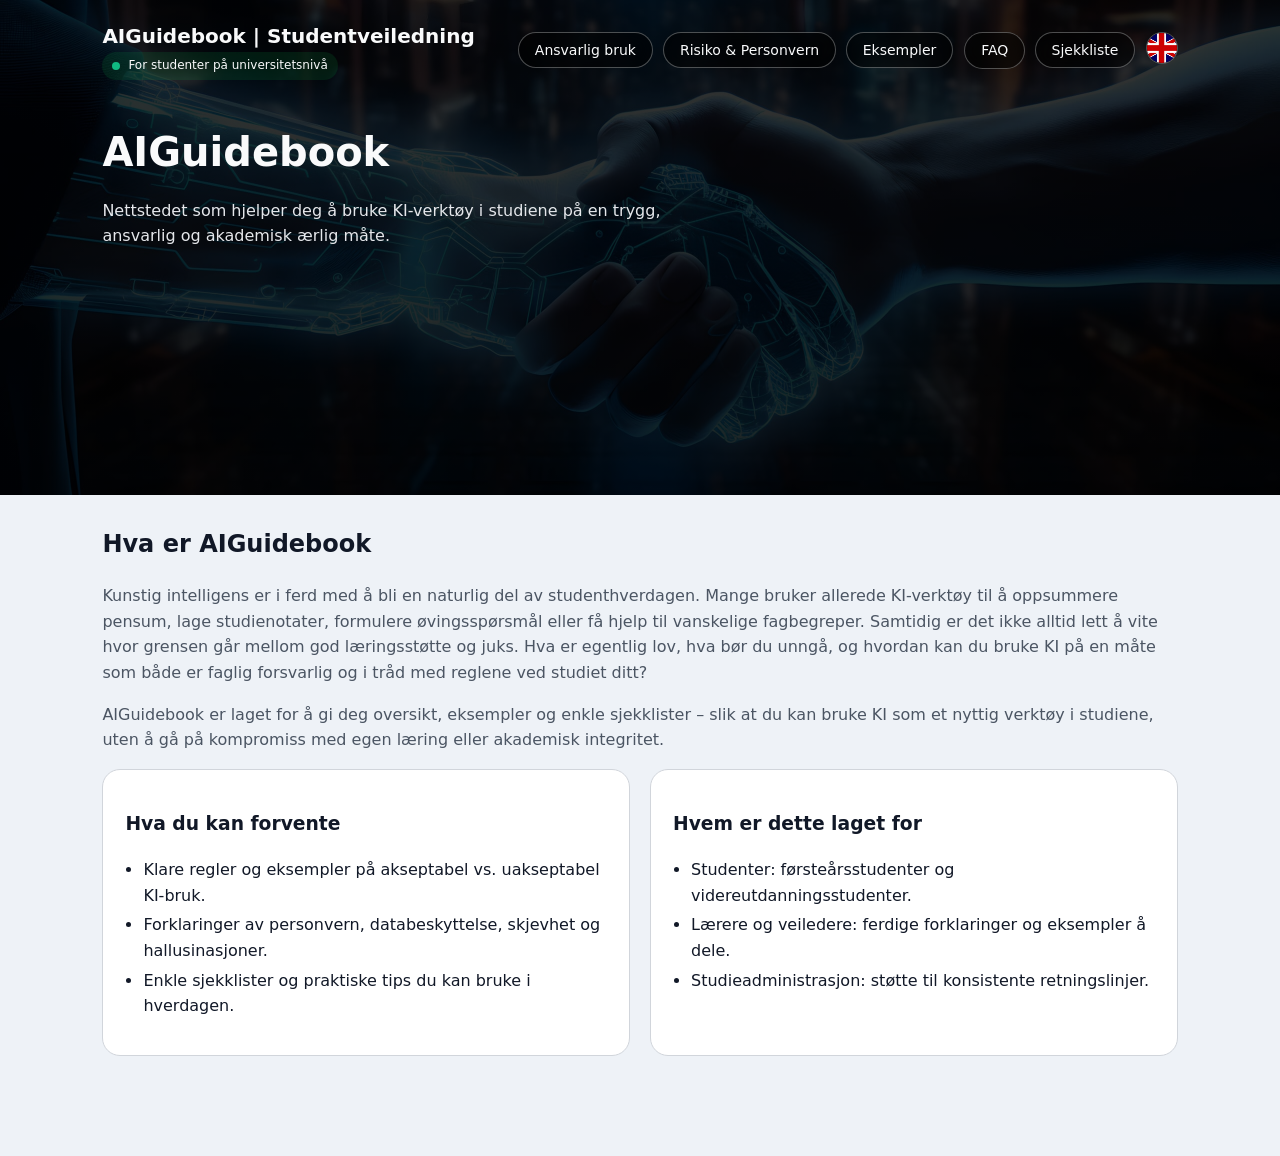
<file: index.html>
<!DOCTYPE html>
<html lang="no">
<head>
  <meta charset="UTF-8" />
  <title data-en="AIGuidebook – Home">AIGuidebook – Forside</title>
  <meta name="viewport" content="width=device-width, initial-scale=1" />
  <link rel="stylesheet" href="style.css" />
</head>
<body>
  <!-- Hero med meny -->
  <header class="hero">
    <div class="hero-overlay"></div>
    <div class="hero-content">
      <div class="logo-row">
        <div>
          <div class="logo-title" data-en="AIGuidebook | Student guidance">
            AIGuidebook | Studentveiledning
          </div>
          <div class="tag-pill">
            <span class="tag-dot"></span>
            <span data-en="For university-level students">For studenter på universitetsnivå</span>
          </div>
        </div>

        <nav class="nav">
          <a href="ansvarlig.html" class="nav-link" data-en="Responsible use">Ansvarlig bruk</a>
          <a href="risiko.html" class="nav-link" data-en="Risk &amp; Privacy">Risiko &amp; Personvern</a>
          <a href="eksempler.html" class="nav-link" data-en="Examples">Eksempler</a>
          <a href="faq.html" class="nav-link" data-en="FAQ">FAQ</a>
          <a href="sjekkliste.html" class="nav-link" data-en="Checklist">Sjekkliste</a>
          <button id="lang-toggle" class="nav-link lang-toggle">
            <img src="engelsk1.jpeg" alt="Switch language" />
          </button>
        </nav>
      </div>

      <div>
        <h1 class="hero-heading">AIGuidebook</h1>
        <p class="hero-subtitle" data-en="A website that helps you use AI tools in your studies in a safe, responsible and academically honest way.">
          Nettstedet som hjelper deg å bruke KI-verktøy i studiene på en trygg,
          ansvarlig og akademisk ærlig måte.
        </p>
      </div>
    </div>
  </header>

  <main>
    <section>
      <h2 data-en="What is AIGuidebook">Hva er AIGuidebook</h2>
      <p data-en="Artificial intelligence is becoming a natural part of everyday student life. Many already use AI tools to summarise course literature, create study notes, formulate practice questions or get help with difficult concepts. At the same time, it is not always easy to know where the line goes between good learning support and cheating. What is actually allowed, what should you avoid, and how can you use AI in a way that is both academically sound and in line with the rules at your institution?">
        Kunstig intelligens er i ferd med å bli en naturlig del av studenthverdagen. Mange bruker allerede
        KI-verktøy til å oppsummere pensum, lage studienotater, formulere øvingsspørsmål eller få hjelp
        til vanskelige fagbegreper. Samtidig er det ikke alltid lett å vite hvor grensen går mellom
        god læringsstøtte og juks. Hva er egentlig lov, hva bør du unngå, og hvordan kan du bruke KI
        på en måte som både er faglig forsvarlig og i tråd med reglene ved studiet ditt?
      </p>
      <p data-en="AIGuidebook is designed to give you an overview, examples and simple checklists – so you can use AI as a useful tool in your studies without compromising your own learning or academic integrity.">
        AIGuidebook er laget for å gi deg oversikt, eksempler og enkle sjekklister – slik at du kan
        bruke KI som et nyttig verktøy i studiene, uten å gå på kompromiss med egen læring eller
        akademisk integritet.
      </p>

      <div class="two-cols">
        <div class="card">
          <h3 data-en="What you can expect">Hva du kan forvente</h3>
          <ul class="list">
            <li data-en="Clear rules and examples of acceptable vs. unacceptable AI use.">
              Klare regler og eksempler på akseptabel vs. uakseptabel KI-bruk.
            </li>
            <li data-en="Explanations of privacy, data protection, bias and hallucinations.">
              Forklaringer av personvern, databeskyttelse, skjevhet og hallusinasjoner.
            </li>
            <li data-en="Simple checklists and practical tips you can use in everyday study life.">
              Enkle sjekklister og praktiske tips du kan bruke i hverdagen.
            </li>
          </ul>
        </div>

        <div class="card">
          <h3 data-en="Who this is for">Hvem er dette laget for</h3>
          <ul class="list">
            <li data-en="<strong>Students:</strong> first-year and continuing education students.">
              <strong>Studenter:</strong> førsteårsstudenter og videreutdanningsstudenter.
            </li>
            <li data-en="<strong>Teachers and supervisors:</strong> ready-made explanations and examples to share.">
              <strong>Lærere og veiledere:</strong> ferdige forklaringer og eksempler å dele.
            </li>
            <li data-en="<strong>Study administration:</strong> support for consistent guidelines.">
              <strong>Studieadministrasjon:</strong> støtte til konsistente retningslinjer.
            </li>
          </ul>
        </div>
      </div>
    </section>
  </main>

  <script src="script.js"></script>
</body>
</html>
</file>
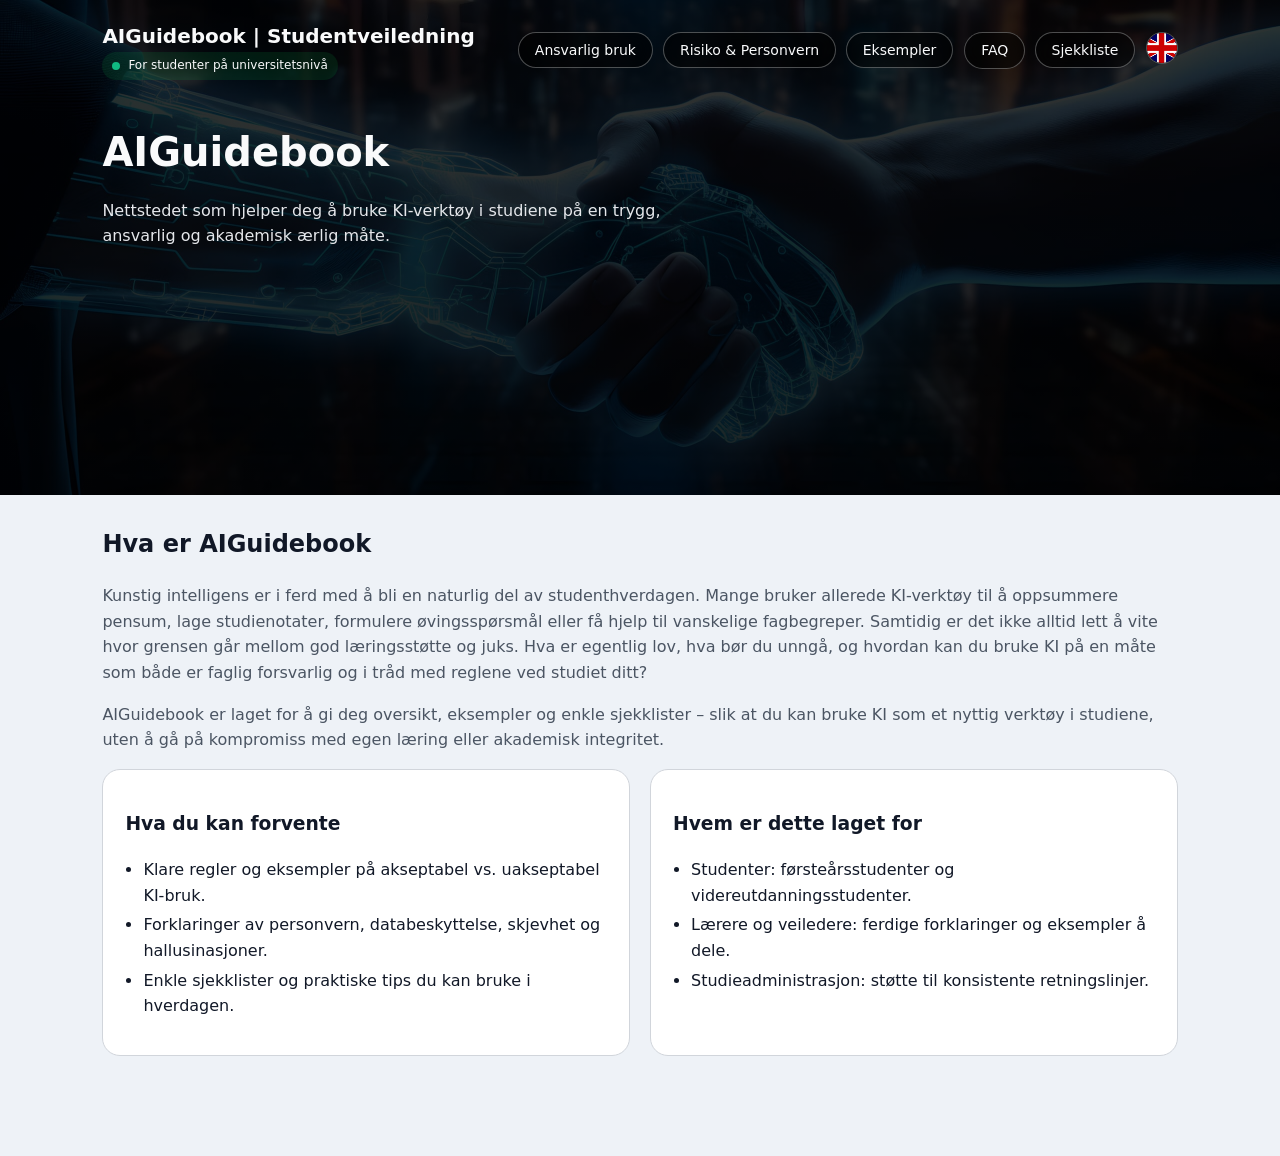
<file: Index.html>
<!DOCTYPE html>
<html lang="no">
<head>
  <meta charset="UTF-8" />
  <title data-en="AIGuidebook – Home">AIGuidebook – Forside</title>
  <meta name="viewport" content="width=device-width, initial-scale=1" />
  <link rel="stylesheet" href="style.css" />
</head>
<body>
  <!-- Hero med meny -->
  <header class="hero">
    <div class="hero-overlay"></div>
    <div class="hero-content">
      <div class="logo-row">
        <div>
          <div class="logo-title" data-en="AIGuidebook | Student guidance">
            AIGuidebook | Studentveiledning
          </div>
          <div class="tag-pill">
            <span class="tag-dot"></span>
            <span data-en="For university-level students">For studenter på universitetsnivå</span>
          </div>
        </div>

        <nav class="nav">
          <a href="ansvarlig.html" class="nav-link" data-en="Responsible use">Ansvarlig bruk</a>
          <a href="risiko.html" class="nav-link" data-en="Risk &amp; Privacy">Risiko &amp; Personvern</a>
          <a href="eksempler.html" class="nav-link" data-en="Examples">Eksempler</a>
          <a href="faq.html" class="nav-link" data-en="FAQ">FAQ</a>
          <a href="sjekkliste.html" class="nav-link" data-en="Checklist">Sjekkliste</a>
          <button id="lang-toggle" class="nav-link lang-toggle">
            <img src="engelsk1.jpeg" alt="Switch language" />
          </button>
        </nav>
      </div>

      <div>
        <h1 class="hero-heading">AIGuidebook</h1>
        <p class="hero-subtitle" data-en="A website that helps you use AI tools in your studies in a safe, responsible and academically honest way.">
          Nettstedet som hjelper deg å bruke KI-verktøy i studiene på en trygg,
          ansvarlig og akademisk ærlig måte.
        </p>
      </div>
    </div>
  </header>

  <main>
    <section>
      <h2 data-en="What is AIGuidebook">Hva er AIGuidebook</h2>
      <p data-en="Artificial intelligence is becoming a natural part of everyday student life. Many already use AI tools to summarise course literature, create study notes, formulate practice questions or get help with difficult concepts. At the same time, it is not always easy to know where the line goes between good learning support and cheating. What is actually allowed, what should you avoid, and how can you use AI in a way that is both academically sound and in line with the rules at your institution?">
        Kunstig intelligens er i ferd med å bli en naturlig del av studenthverdagen. Mange bruker allerede
        KI-verktøy til å oppsummere pensum, lage studienotater, formulere øvingsspørsmål eller få hjelp
        til vanskelige fagbegreper. Samtidig er det ikke alltid lett å vite hvor grensen går mellom
        god læringsstøtte og juks. Hva er egentlig lov, hva bør du unngå, og hvordan kan du bruke KI
        på en måte som både er faglig forsvarlig og i tråd med reglene ved studiet ditt?
      </p>
      <p data-en="AIGuidebook is designed to give you an overview, examples and simple checklists – so you can use AI as a useful tool in your studies without compromising your own learning or academic integrity.">
        AIGuidebook er laget for å gi deg oversikt, eksempler og enkle sjekklister – slik at du kan
        bruke KI som et nyttig verktøy i studiene, uten å gå på kompromiss med egen læring eller
        akademisk integritet.
      </p>

      <div class="two-cols">
        <div class="card">
          <h3 data-en="What you can expect">Hva du kan forvente</h3>
          <ul class="list">
            <li data-en="Clear rules and examples of acceptable vs. unacceptable AI use.">
              Klare regler og eksempler på akseptabel vs. uakseptabel KI-bruk.
            </li>
            <li data-en="Explanations of privacy, data protection, bias and hallucinations.">
              Forklaringer av personvern, databeskyttelse, skjevhet og hallusinasjoner.
            </li>
            <li data-en="Simple checklists and practical tips you can use in everyday study life.">
              Enkle sjekklister og praktiske tips du kan bruke i hverdagen.
            </li>
          </ul>
        </div>

        <div class="card">
          <h3 data-en="Who this is for">Hvem er dette laget for</h3>
          <ul class="list">
            <li data-en="<strong>Students:</strong> first-year and continuing education students.">
              <strong>Studenter:</strong> førsteårsstudenter og videreutdanningsstudenter.
            </li>
            <li data-en="<strong>Teachers and supervisors:</strong> ready-made explanations and examples to share.">
              <strong>Lærere og veiledere:</strong> ferdige forklaringer og eksempler å dele.
            </li>
            <li data-en="<strong>Study administration:</strong> support for consistent guidelines.">
              <strong>Studieadministrasjon:</strong> støtte til konsistente retningslinjer.
            </li>
          </ul>
        </div>
      </div>
    </section>
  </main>

  <script src="script.js"></script>
</body>
</html>
</file>
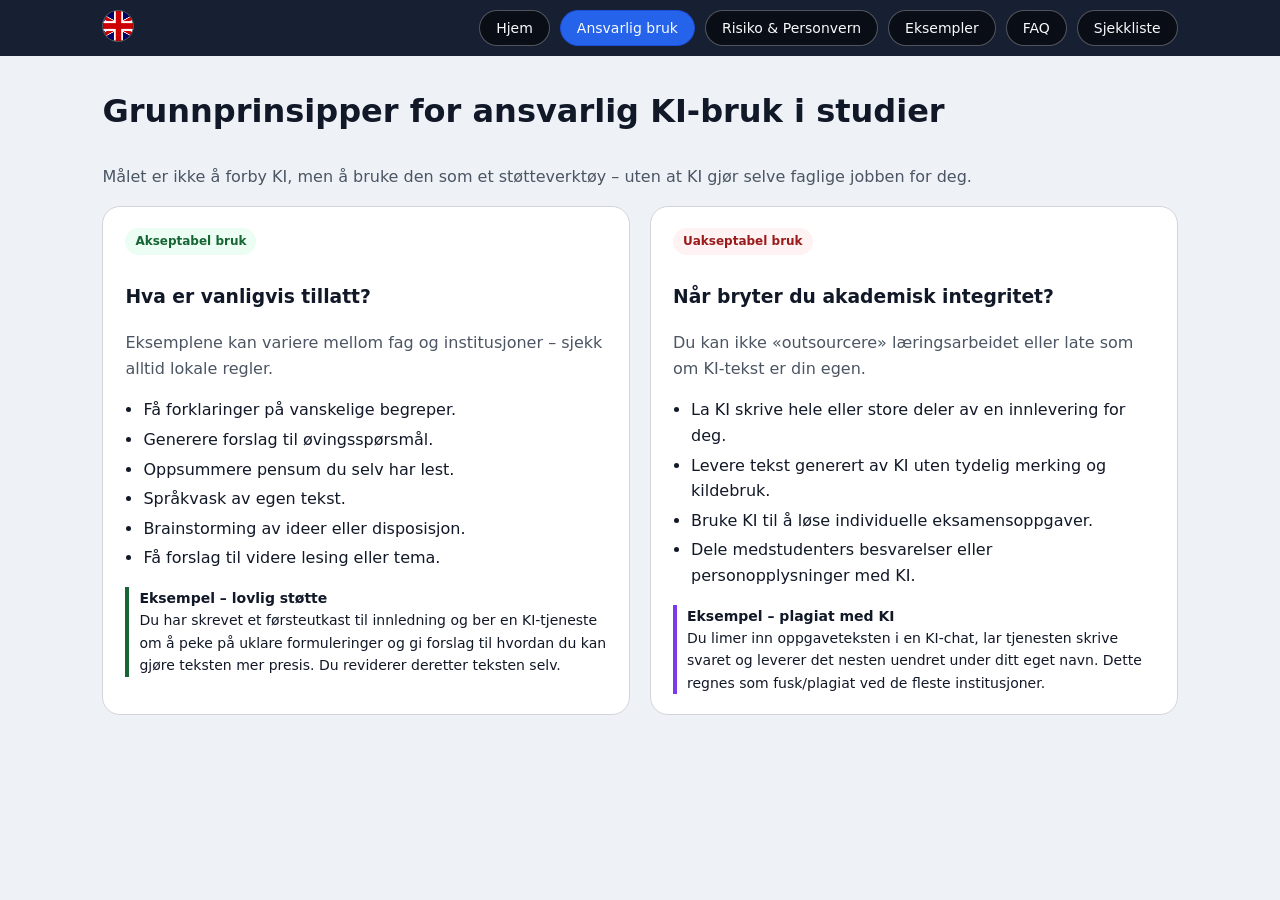
<file: ansvarlig.html>
<!DOCTYPE html>
<html lang="no">
<head>
  <meta charset="UTF-8" />
  <title data-en="AIGuidebook – Responsible use">AIGuidebook – Ansvarlig bruk</title>
  <meta name="viewport" content="width=device-width, initial-scale=1" />
  <link rel="stylesheet" href="style.css" />
</head>
<body>
  <nav class="navbar">
    <button id="lang-toggle" class="nav-link lang-toggle">
      <img src="engelsk1.jpeg" alt="Switch language" />
    </button>

    <a href="index.html" class="nav-link" data-en="Home">Hjem</a>
    <a href="ansvarlig.html" class="nav-link active" data-en="Responsible use">Ansvarlig bruk</a>
    <a href="risiko.html" class="nav-link" data-en="Risk &amp; Privacy">Risiko &amp; Personvern</a>
    <a href="eksempler.html" class="nav-link" data-en="Examples">Eksempler</a>
    <a href="faq.html" class="nav-link" data-en="FAQ">FAQ</a>
    <a href="sjekkliste.html" class="nav-link" data-en="Checklist">Sjekkliste</a>
  </nav>

  <main>
    <section>
      <h1 data-en="Basic principles for responsible AI use in studies">
        Grunnprinsipper for ansvarlig KI-bruk i studier
      </h1>
      <p data-en="The goal is not to ban AI, but to use it as a support tool – without AI doing the academic work for you.">
        Målet er ikke å forby KI, men å bruke den som et støtteverktøy – uten at KI gjør
        selve faglige jobben for deg.
      </p>

      <div class="two-cols">
        <article class="card">
          <div class="pill-heading pill-green" data-en="Acceptable use">Akseptabel bruk</div>
          <h3 data-en="What is usually allowed?">Hva er vanligvis tillatt?</h3>
          <p data-en="The examples may vary between subjects and institutions – always check local rules.">
            Eksemplene kan variere mellom fag og institusjoner – sjekk alltid lokale regler.
          </p>
          <ul class="list">
            <li data-en="Get explanations of difficult concepts.">Få forklaringer på vanskelige begreper.</li>
            <li data-en="Generate suggestions for practice questions.">Generere forslag til øvingsspørsmål.</li>
            <li data-en="Summarise the curriculum you have read yourself.">Oppsummere pensum du selv har lest.</li>
            <li data-en="Language check of your own text.">Språkvask av egen tekst.</li>
            <li data-en="Brainstorm ideas or outline.">Brainstorming av ideer eller disposisjon.</li>
            <li data-en="Get suggestions for further reading or topics.">Få forslag til videre lesing eller tema.</li>
          </ul>
          <div class="example-bar-green">
            <strong data-en="Example – legal support">Eksempel – lovlig støtte</strong><br />
            <span data-en="You have written a first draft of the introduction and ask an AI service to point out unclear formulations and give suggestions on how to make the text more precise. You then revise the text yourself.">
              Du har skrevet et førsteutkast til innledning og ber en KI-tjeneste om å peke på uklare
              formuleringer og gi forslag til hvordan du kan gjøre teksten mer presis. Du reviderer deretter
              teksten selv.
            </span>
          </div>
        </article>

        <article class="card">
          <div class="pill-heading pill-red" data-en="Unacceptable use">Uakseptabel bruk</div>
          <h3 data-en="When do you break academic integrity?">Når bryter du akademisk integritet?</h3>
          <p data-en="You cannot 'outsource' the learning work or pretend that AI text is your own.">
            Du kan ikke «outsourcere» læringsarbeidet eller late som om KI-tekst er din egen.
          </p>
          <ul class="list">
            <li data-en="Let AI write whole or large parts of a submission for you.">
              La KI skrive hele eller store deler av en innlevering for deg.
            </li>
            <li data-en="Submit text generated by AI without clear marking and source use.">
              Levere tekst generert av KI uten tydelig merking og kildebruk.
            </li>
            <li data-en="Use AI to solve individual exam tasks.">
              Bruke KI til å løse individuelle eksamensoppgaver.
            </li>
            <li data-en="Share fellow students' answers or personal information with AI.">
              Dele medstudenters besvarelser eller personopplysninger med KI.
            </li>
          </ul>
          <div class="example-bar-purple">
            <strong data-en="Example – plagiarism with AI">Eksempel – plagiat med KI</strong><br />
            <span data-en="You paste the task text into an AI chat, let the service write the answer and submit it almost unchanged under your own name. This is considered cheating/plagiarism at most institutions.">
              Du limer inn oppgaveteksten i en KI-chat, lar tjenesten skrive svaret og leverer det
              nesten uendret under ditt eget navn. Dette regnes som fusk/plagiat ved de fleste
              institusjoner.
            </span>
          </div>
        </article>
      </div>
    </section>
  </main>

  <script src="script.js"></script>
</body>
</html>
</file>
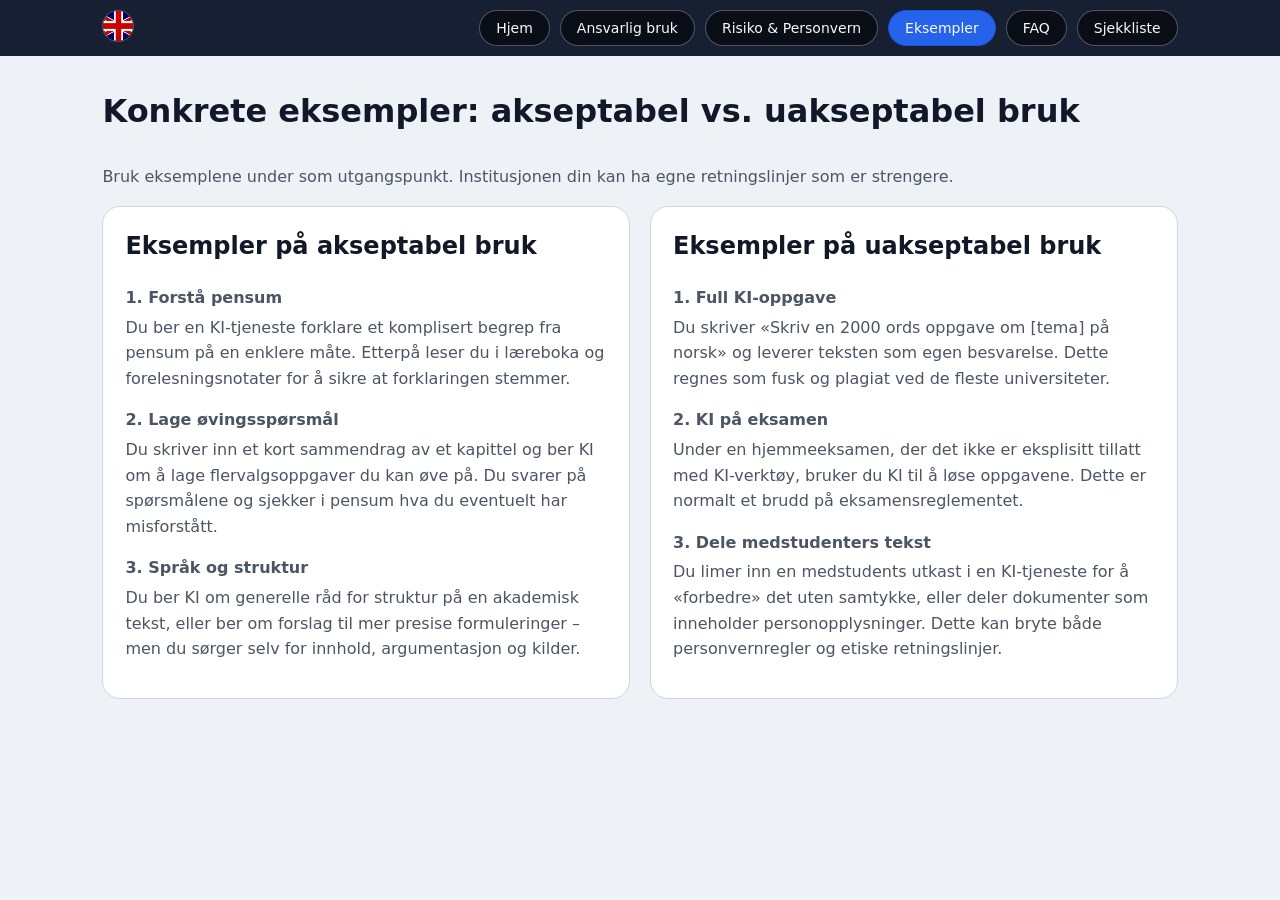
<file: eksempler.html>
<!DOCTYPE html>
<html lang="no">
<head>
  <meta charset="UTF-8" />
  <title data-en="AIGuidebook – Examples">AIGuidebook – Eksempler</title>
  <meta name="viewport" content="width=device-width, initial-scale=1" />
  <link rel="stylesheet" href="style.css" />
</head>
<body>
  <nav class="navbar">
    <button id="lang-toggle" class="nav-link lang-toggle">
      <img src="engelsk1.jpeg" alt="Switch language" />
    </button>

    <a href="index.html" class="nav-link" data-en="Home">Hjem</a>
    <a href="ansvarlig.html" class="nav-link" data-en="Responsible use">Ansvarlig bruk</a>
    <a href="risiko.html" class="nav-link" data-en="Risk &amp; Privacy">Risiko &amp; Personvern</a>
    <a href="eksempler.html" class="nav-link active" data-en="Examples">Eksempler</a>
    <a href="faq.html" class="nav-link" data-en="FAQ">FAQ</a>
    <a href="sjekkliste.html" class="nav-link" data-en="Checklist">Sjekkliste</a>
  </nav>

  <main>
    <section>
      <h1 data-en="Concrete examples: acceptable vs. unacceptable use">
        Konkrete eksempler: akseptabel vs. uakseptabel bruk
      </h1>
      <p data-en="Use the examples below as a starting point. Your institution may have its own guidelines that are stricter.">
        Bruk eksemplene under som utgangspunkt. Institusjonen din kan ha egne retningslinjer som er strengere.
      </p>

      <div class="two-cols">
        <article class="card">
          <h2 data-en="Examples of acceptable use">Eksempler på akseptabel bruk</h2>

          <p class="example-number" data-en="1. Understand the curriculum">1. Forstå pensum</p>
          <p data-en="You ask an AI service to explain a complicated concept from the curriculum in a simpler way. Afterwards you read in the textbook and lecture notes to make sure the explanation is correct.">
            Du ber en KI-tjeneste forklare et komplisert begrep fra pensum på en enklere måte.
            Etterpå leser du i læreboka og forelesningsnotater for å sikre at forklaringen stemmer.
          </p>

          <p class="example-number" data-en="2. Create practice questions">2. Lage øvingsspørsmål</p>
          <p data-en="You write a short summary of a chapter and ask AI to create multiple-choice questions you can practise on. You answer the questions and check in the curriculum what you may have misunderstood.">
            Du skriver inn et kort sammendrag av et kapittel og ber KI om å lage flervalgsoppgaver
            du kan øve på. Du svarer på spørsmålene og sjekker i pensum hva du eventuelt har misforstått.
          </p>

          <p class="example-number" data-en="3. Language and structure">3. Språk og struktur</p>
          <p data-en="You ask AI for general advice on structure for an academic text, or suggestions for more precise wording – but you are responsible for the content, argumentation and sources.">
            Du ber KI om generelle råd for struktur på en akademisk tekst, eller ber om forslag til mer
            presise formuleringer – men du sørger selv for innhold, argumentasjon og kilder.
          </p>
        </article>

        <article class="card">
          <h2 data-en="Examples of unacceptable use">Eksempler på uakseptabel bruk</h2>

          <p class="example-number" data-en="1. Full AI assignment">1. Full KI-oppgave</p>
          <p data-en="You write 'Write a 2000-word assignment on [topic] in Norwegian' and submit the text as your own answer. This is considered cheating and plagiarism at most universities.">
            Du skriver «Skriv en 2000 ords oppgave om [tema] på norsk» og leverer teksten som egen
            besvarelse. Dette regnes som fusk og plagiat ved de fleste universiteter.
          </p>

          <p class="example-number" data-en="2. AI during exam">2. KI på eksamen</p>
          <p data-en="During a take-home exam where AI tools are not explicitly allowed, you use AI to solve the tasks. This is normally a breach of the exam regulations.">
            Under en hjemmeeksamen, der det ikke er eksplisitt tillatt med KI-verktøy, bruker du KI til
            å løse oppgavene. Dette er normalt et brudd på eksamensreglementet.
          </p>

          <p class="example-number" data-en="3. Sharing fellow students' text">3. Dele medstudenters tekst</p>
          <p data-en="You paste a fellow student's draft into an AI service to 'improve' it without consent, or share documents containing personal data. This can violate both privacy rules and ethical guidelines.">
            Du limer inn en medstudents utkast i en KI-tjeneste for å «forbedre» det uten samtykke,
            eller deler dokumenter som inneholder personopplysninger. Dette kan bryte både personvernregler
            og etiske retningslinjer.
          </p>
        </article>
      </div>
    </section>
  </main>

  <script src="script.js"></script>
</body>
</html>
</file>
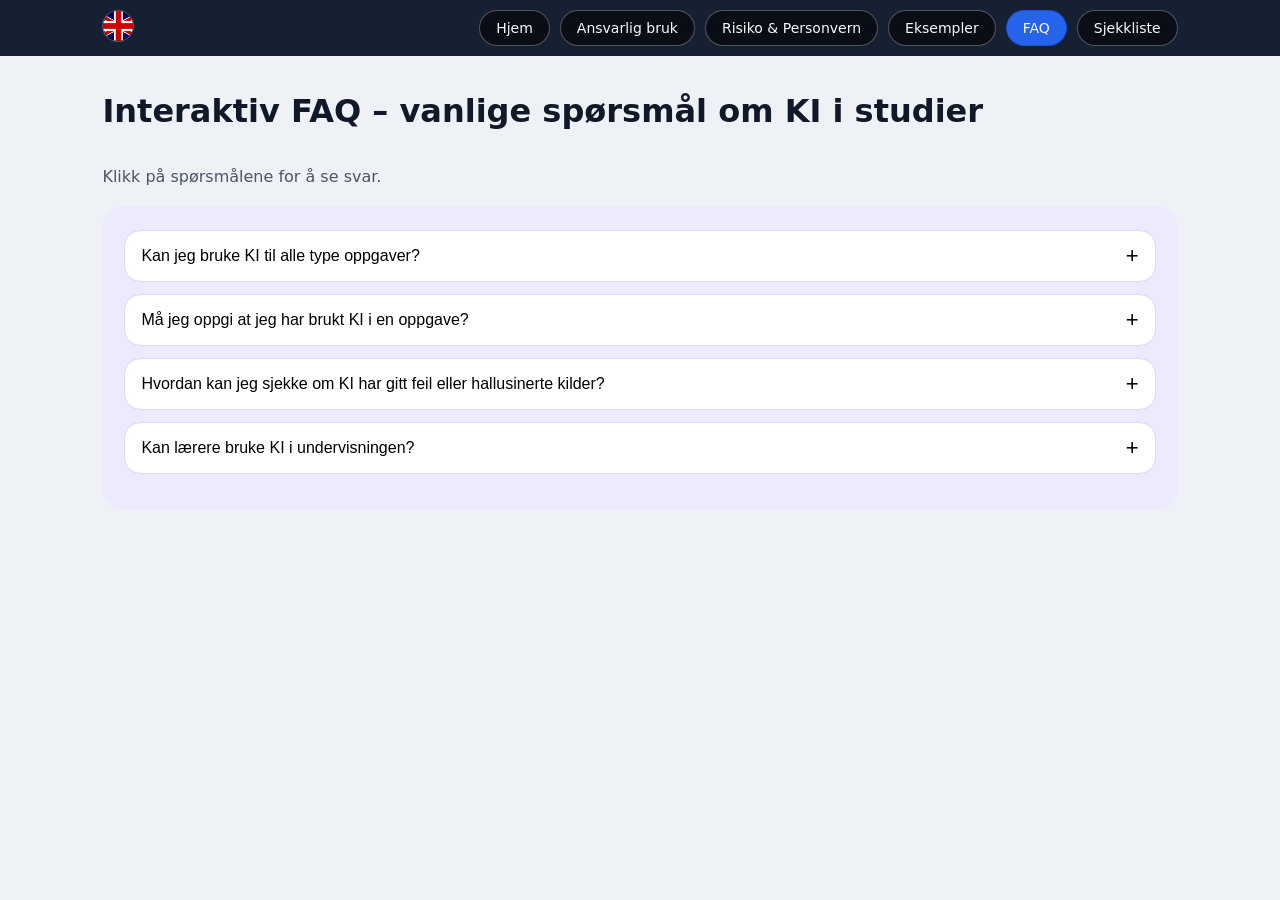
<file: FAQ.html>
<!DOCTYPE html>
<html lang="no">
<head>
  <meta charset="UTF-8" />
  <title data-en="AIGuidebook – FAQ">AIGuidebook – FAQ</title>
  <meta name="viewport" content="width=device-width, initial-scale=1" />
  <link rel="stylesheet" href="style.css" />
</head>
<body>
  <nav class="navbar">
    <button id="lang-toggle" class="nav-link lang-toggle">
      <img src="engelsk1.jpeg" alt="Switch language" />
    </button>

    <a href="index.html" class="nav-link" data-en="Home">Hjem</a>
    <a href="ansvarlig.html" class="nav-link" data-en="Responsible use">Ansvarlig bruk</a>
    <a href="risiko.html" class="nav-link" data-en="Risk &amp; Privacy">Risiko &amp; Personvern</a>
    <a href="eksempler.html" class="nav-link" data-en="Examples">Eksempler</a>
    <a href="faq.html" class="nav-link active" data-en="FAQ">FAQ</a>
    <a href="sjekkliste.html" class="nav-link" data-en="Checklist">Sjekkliste</a>
  </nav>

  <main>
    <section>
      <h1 data-en="Interactive FAQ – common questions about AI in studies">
        Interaktiv FAQ – vanlige spørsmål om KI i studier
      </h1>
      <p data-en="Click the questions to see the answers.">
        Klikk på spørsmålene for å se svar.
      </p>

      <div class="faq-wrapper">
        <div class="faq-item">
          <button class="faq-question">
            <span data-en="Can I use AI for all types of assignments?">Kan jeg bruke KI til alle type oppgaver?</span>
            <span class="faq-toggle">+</span>
          </button>
          <div class="faq-answer">
            <p data-en="No. Many institutions distinguish between formative tasks and summative assessments.">
              Nei. Mange institusjoner skiller mellom:
            </p>
            <ul class="list">
              <li data-en="<strong>Formative tasks</strong> (practice, self-study): often more room for AI use.">
                <strong>Formative oppgaver</strong> (øving, egenlæring): ofte mer rom for KI-bruk.
              </li>
              <li data-en="<strong>Summative assessments</strong> (exams, graded submissions): here AI may be fully or partly prohibited.">
                <strong>Summative vurderinger</strong> (eksamen, vurderte innleveringer): her kan KI være helt eller delvis forbudt.
              </li>
            </ul>
            <p data-en="Always check the course description and exam instructions. If you are unsure, ask your lecturer in writing.">
              Sjekk alltid emnebeskrivelsen og eksamensinstruksene. Hvis du er i tvil, spør faglærer skriftlig.
            </p>
          </div>
        </div>

        <div class="faq-item">
          <button class="faq-question">
            <span data-en="Do I have to state that I have used AI in an assignment?">Må jeg oppgi at jeg har brukt KI i en oppgave?</span>
            <span class="faq-toggle">+</span>
          </button>
          <div class="faq-answer">
            <p data-en="Many institutions expect you to be transparent about AI use, similar to other tools. Follow local guidelines on how to do this.">
              Mange institusjoner krever at du oppgir bruk av KI på lik linje med andre hjelpemidler.
              Følg lokale retningslinjer for hvordan dette skal gjøres (for eksempel i metodekapittel
              eller eget avsnitt om hjelpemidler).
            </p>
          </div>
        </div>

        <div class="faq-item">
          <button class="faq-question">
            <span data-en="How can I check if AI has given incorrect or hallucinated sources?">Hvordan kan jeg sjekke om KI har gitt feil eller hallusinerte kilder?</span>
            <span class="faq-toggle">+</span>
          </button>
          <div class="faq-answer">
            <p data-en="Always use academic sources as your main reference: curriculum, library databases, scientific articles and lecture notes. Look up the sources AI suggests and verify that they exist and match the subject.">
              Bruk alltid faglige kilder som hovedreferanse: pensum, bibliotekdatabaser,
              vitenskapelige artikler og forelesningsnotater. Søk opp kildene KI foreslår og
              kontroller at de faktisk eksisterer og stemmer med fagstoffet.
            </p>
          </div>
        </div>

        <div class="faq-item">
          <button class="faq-question">
            <span data-en="Can teachers use AI in teaching?">Kan lærere bruke KI i undervisningen?</span>
            <span class="faq-toggle">+</span>
          </button>
          <div class="faq-answer">
            <p data-en="Yes, many teachers use AI to create practice questions, examples and explanations. They are responsible for quality-checking the content and adapting it to local rules and learning goals.">
              Ja, mange lærere bruker KI til å lage øvingsoppgaver, eksempler og forklaringer.
              Det er likevel lærerens ansvar å kvalitetssikre innholdet og tilpasse det til
              lokale regler og læringsmål.
            </p>
          </div>
        </div>
      </div>
    </section>
  </main>

  <script src="script.js"></script>
</body>
</html>
</file>
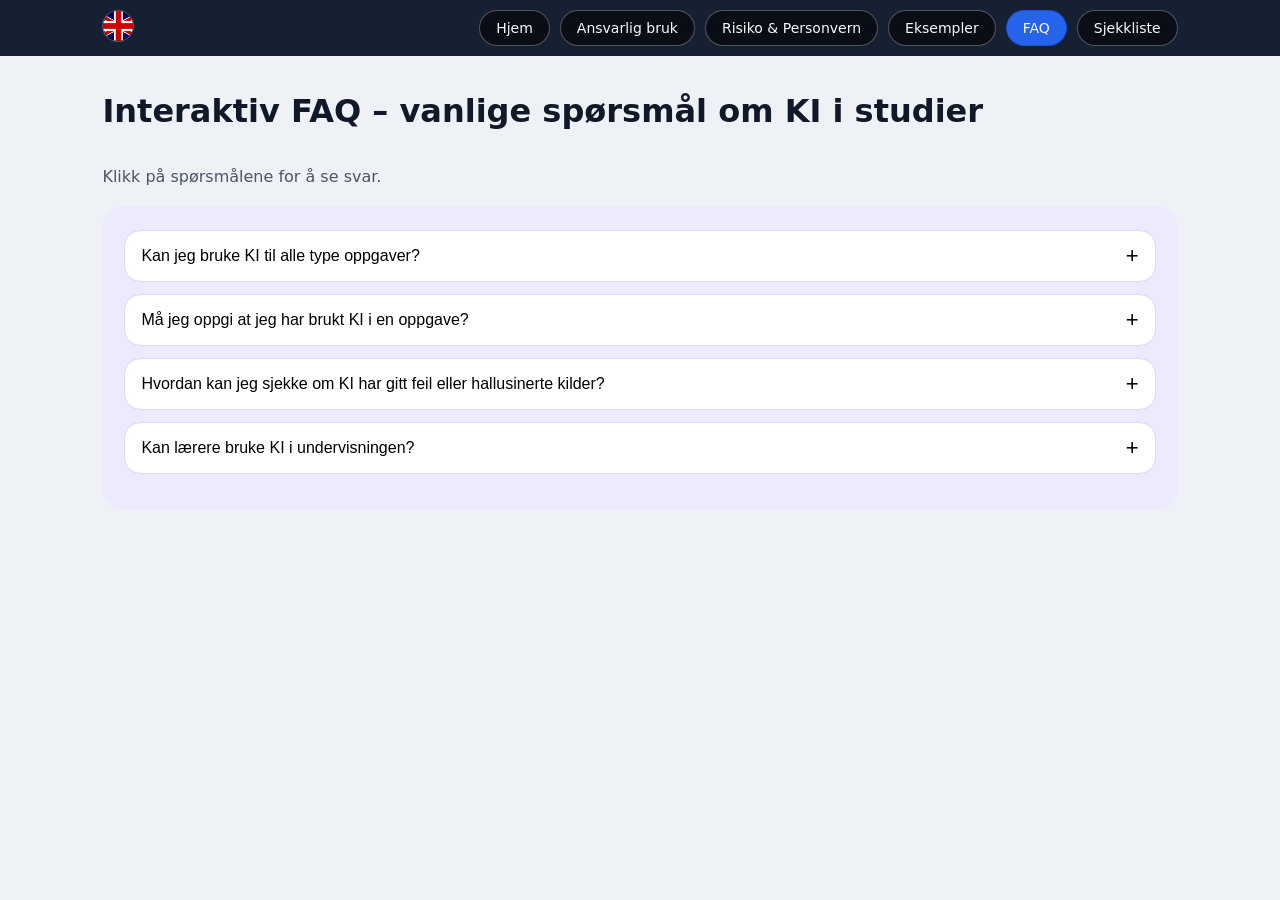
<file: faq.html>
<!DOCTYPE html>
<html lang="no">
<head>
  <meta charset="UTF-8" />
  <title data-en="AIGuidebook – FAQ">AIGuidebook – FAQ</title>
  <meta name="viewport" content="width=device-width, initial-scale=1" />
  <link rel="stylesheet" href="style.css" />
</head>
<body>
  <nav class="navbar">
    <button id="lang-toggle" class="nav-link lang-toggle">
      <img src="engelsk1.jpeg" alt="Switch language" />
    </button>

    <a href="index.html" class="nav-link" data-en="Home">Hjem</a>
    <a href="ansvarlig.html" class="nav-link" data-en="Responsible use">Ansvarlig bruk</a>
    <a href="risiko.html" class="nav-link" data-en="Risk &amp; Privacy">Risiko &amp; Personvern</a>
    <a href="eksempler.html" class="nav-link" data-en="Examples">Eksempler</a>
    <a href="faq.html" class="nav-link active" data-en="FAQ">FAQ</a>
    <a href="sjekkliste.html" class="nav-link" data-en="Checklist">Sjekkliste</a>
  </nav>

  <main>
    <section>
      <h1 data-en="Interactive FAQ – common questions about AI in studies">
        Interaktiv FAQ – vanlige spørsmål om KI i studier
      </h1>
      <p data-en="Click the questions to see the answers.">
        Klikk på spørsmålene for å se svar.
      </p>

      <div class="faq-wrapper">
        <div class="faq-item">
          <button class="faq-question">
            <span data-en="Can I use AI for all types of assignments?">Kan jeg bruke KI til alle type oppgaver?</span>
            <span class="faq-toggle">+</span>
          </button>
          <div class="faq-answer">
            <p data-en="No. Many institutions distinguish between formative tasks and summative assessments.">
              Nei. Mange institusjoner skiller mellom:
            </p>
            <ul class="list">
              <li data-en="<strong>Formative tasks</strong> (practice, self-study): often more room for AI use.">
                <strong>Formative oppgaver</strong> (øving, egenlæring): ofte mer rom for KI-bruk.
              </li>
              <li data-en="<strong>Summative assessments</strong> (exams, graded submissions): here AI may be fully or partly prohibited.">
                <strong>Summative vurderinger</strong> (eksamen, vurderte innleveringer): her kan KI være helt eller delvis forbudt.
              </li>
            </ul>
            <p data-en="Always check the course description and exam instructions. If you are unsure, ask your lecturer in writing.">
              Sjekk alltid emnebeskrivelsen og eksamensinstruksene. Hvis du er i tvil, spør faglærer skriftlig.
            </p>
          </div>
        </div>

        <div class="faq-item">
          <button class="faq-question">
            <span data-en="Do I have to state that I have used AI in an assignment?">Må jeg oppgi at jeg har brukt KI i en oppgave?</span>
            <span class="faq-toggle">+</span>
          </button>
          <div class="faq-answer">
            <p data-en="Many institutions expect you to be transparent about AI use, similar to other tools. Follow local guidelines on how to do this.">
              Mange institusjoner krever at du oppgir bruk av KI på lik linje med andre hjelpemidler.
              Følg lokale retningslinjer for hvordan dette skal gjøres (for eksempel i metodekapittel
              eller eget avsnitt om hjelpemidler).
            </p>
          </div>
        </div>

        <div class="faq-item">
          <button class="faq-question">
            <span data-en="How can I check if AI has given incorrect or hallucinated sources?">Hvordan kan jeg sjekke om KI har gitt feil eller hallusinerte kilder?</span>
            <span class="faq-toggle">+</span>
          </button>
          <div class="faq-answer">
            <p data-en="Always use academic sources as your main reference: curriculum, library databases, scientific articles and lecture notes. Look up the sources AI suggests and verify that they exist and match the subject.">
              Bruk alltid faglige kilder som hovedreferanse: pensum, bibliotekdatabaser,
              vitenskapelige artikler og forelesningsnotater. Søk opp kildene KI foreslår og
              kontroller at de faktisk eksisterer og stemmer med fagstoffet.
            </p>
          </div>
        </div>

        <div class="faq-item">
          <button class="faq-question">
            <span data-en="Can teachers use AI in teaching?">Kan lærere bruke KI i undervisningen?</span>
            <span class="faq-toggle">+</span>
          </button>
          <div class="faq-answer">
            <p data-en="Yes, many teachers use AI to create practice questions, examples and explanations. They are responsible for quality-checking the content and adapting it to local rules and learning goals.">
              Ja, mange lærere bruker KI til å lage øvingsoppgaver, eksempler og forklaringer.
              Det er likevel lærerens ansvar å kvalitetssikre innholdet og tilpasse det til
              lokale regler og læringsmål.
            </p>
          </div>
        </div>
      </div>
    </section>
  </main>

  <script src="script.js"></script>
</body>
</html>
</file>
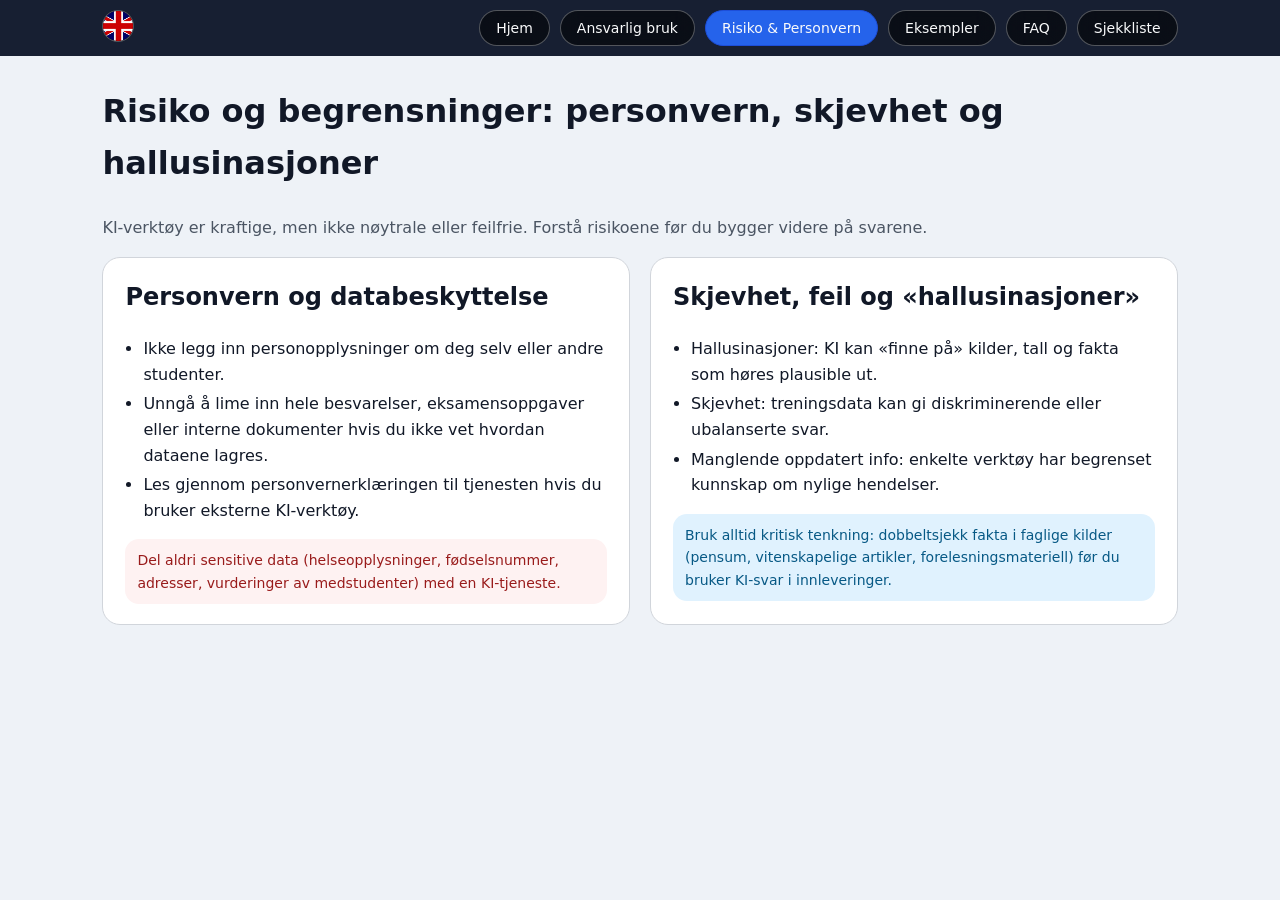
<file: risiko.html>
<!DOCTYPE html>
<html lang="no">
<head>
  <meta charset="UTF-8" />
  <title data-en="AIGuidebook – Risk &amp; Privacy">AIGuidebook – Risiko &amp; Personvern</title>
  <meta name="viewport" content="width=device-width, initial-scale=1" />
  <link rel="stylesheet" href="style.css" />
</head>
<body>
  <nav class="navbar">
    <button id="lang-toggle" class="nav-link lang-toggle">
      <img src="engelsk1.jpeg" alt="Switch language" />
    </button>

    <a href="index.html" class="nav-link" data-en="Home">Hjem</a>
    <a href="ansvarlig.html" class="nav-link" data-en="Responsible use">Ansvarlig bruk</a>
    <a href="risiko.html" class="nav-link active" data-en="Risk &amp; Privacy">Risiko &amp; Personvern</a>
    <a href="eksempler.html" class="nav-link" data-en="Examples">Eksempler</a>
    <a href="faq.html" class="nav-link" data-en="FAQ">FAQ</a>
    <a href="sjekkliste.html" class="nav-link" data-en="Checklist">Sjekkliste</a>
  </nav>

  <main>
    <section>
      <h1 data-en="Risks and limitations: privacy, bias and hallucinations">
        Risiko og begrensninger: personvern, skjevhet og hallusinasjoner
      </h1>
      <p data-en="AI tools are powerful, but not neutral or error-free. Understand the risks before you build on the answers.">
        KI-verktøy er kraftige, men ikke nøytrale eller feilfrie. Forstå risikoene før du bygger
        videre på svarene.
      </p>

      <div class="two-cols">
        <article class="card">
          <h2 data-en="Privacy and data protection">Personvern og databeskyttelse</h2>
          <ul class="list">
            <li data-en="Do not enter personal data about yourself or other students.">
              Ikke legg inn personopplysninger om deg selv eller andre studenter.
            </li>
            <li data-en="Avoid pasting entire submissions, exams or internal documents if you do not know how the data is stored.">
              Unngå å lime inn hele besvarelser, eksamensoppgaver eller interne dokumenter
              hvis du ikke vet hvordan dataene lagres.
            </li>
            <li data-en="Read the privacy policy of the service if you use external AI tools.">
              Les gjennom personvernerklæringen til tjenesten hvis du bruker eksterne KI-verktøy.
            </li>
          </ul>
          <div class="note-danger" data-en="Never share sensitive data (health information, national ID numbers, addresses, evaluations of fellow students) with an AI service.">
            Del aldri sensitive data (helseopplysninger, fødselsnummer, adresser,
            vurderinger av medstudenter) med en KI-tjeneste.
          </div>
        </article>

        <article class="card">
          <h2 data-en="Bias, errors and 'hallucinations'">Skjevhet, feil og «hallusinasjoner»</h2>
          <ul class="list">
            <li data-en="<strong>Hallucinations:</strong> AI can 'make up' sources, numbers and facts that sound plausible.">
              <strong>Hallusinasjoner:</strong> KI kan «finne på» kilder, tall og fakta som høres plausible ut.
            </li>
            <li data-en="<strong>Bias:</strong> training data can give discriminatory or unbalanced answers.">
              <strong>Skjevhet:</strong> treningsdata kan gi diskriminerende eller ubalanserte svar.
            </li>
            <li data-en="<strong>Lack of up-to-date info:</strong> some tools have limited knowledge of recent events.">
              <strong>Manglende oppdatert info:</strong> enkelte verktøy har begrenset kunnskap om nylige hendelser.
            </li>
          </ul>
          <div class="note-info" data-en="Always use critical thinking: double-check facts in academic sources (curriculum, scientific articles, lecture materials) before using AI answers in submissions.">
            Bruk alltid kritisk tenkning: dobbeltsjekk fakta i faglige kilder (pensum, vitenskapelige artikler,
            forelesningsmateriell) før du bruker KI-svar i innleveringer.
          </div>
        </article>
      </div>
    </section>
  </main>

  <script src="script.js"></script>
</body>
</html>
</file>
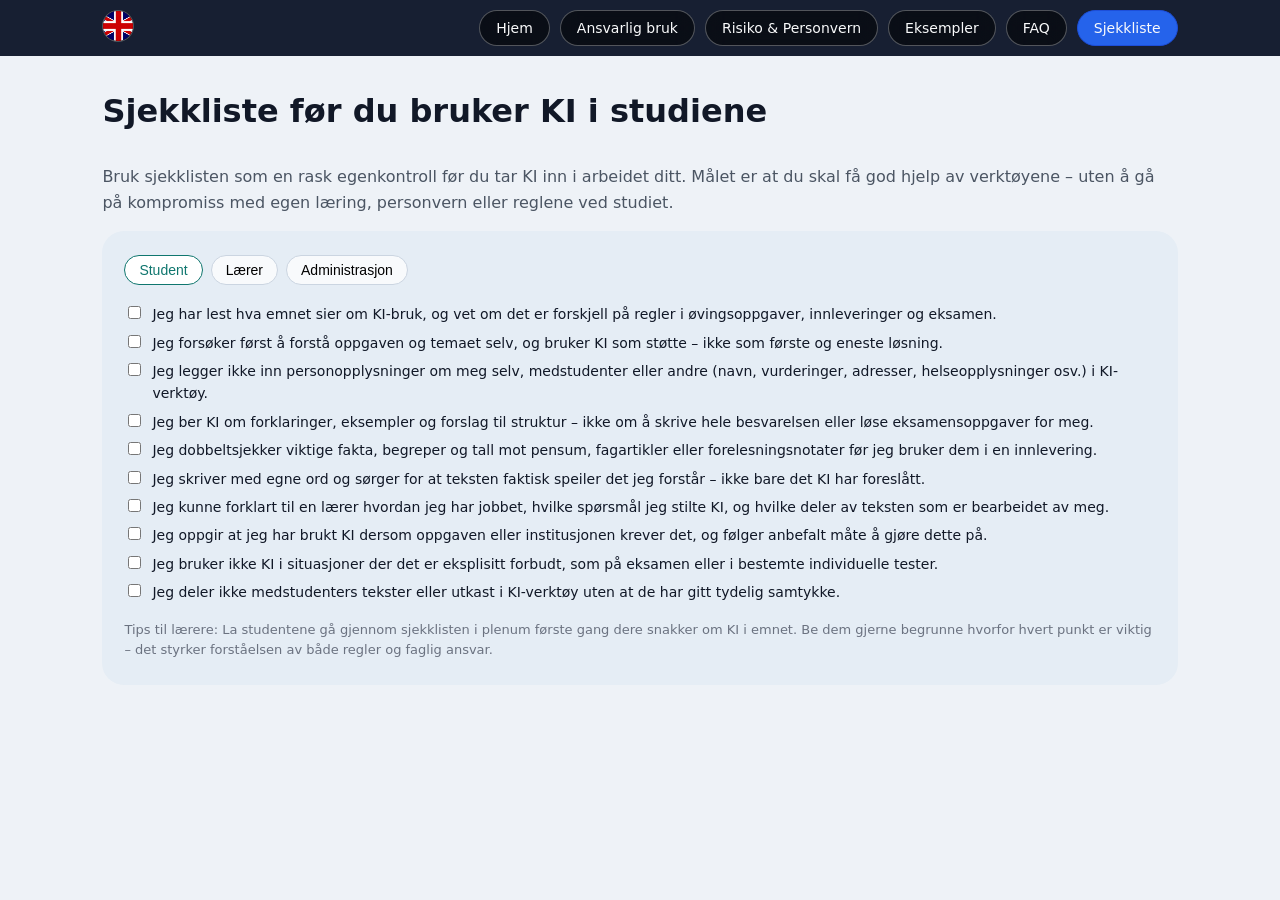
<file: sjekkliste.html>
<!DOCTYPE html>
<html lang="no">
<head>
  <meta charset="UTF-8" />
  <title data-en="AIGuidebook – Checklist">AIGuidebook – Sjekkliste</title>
  <meta name="viewport" content="width=device-width, initial-scale=1" />
  <link rel="stylesheet" href="style.css" />
</head>
<body>
  <nav class="navbar">
    <button id="lang-toggle" class="nav-link lang-toggle">
      <img src="engelsk1.jpeg" alt="Switch language" />
    </button>

    <a href="index.html" class="nav-link" data-en="Home">Hjem</a>
    <a href="ansvarlig.html" class="nav-link" data-en="Responsible use">Ansvarlig bruk</a>
    <a href="risiko.html" class="nav-link" data-en="Risk &amp; Privacy">Risiko &amp; Personvern</a>
    <a href="eksempler.html" class="nav-link" data-en="Examples">Eksempler</a>
    <a href="faq.html" class="nav-link" data-en="FAQ">FAQ</a>
    <a href="sjekkliste.html" class="nav-link active" data-en="Checklist">Sjekkliste</a>
  </nav>

  <main>
    <section>
      <h1 data-en="Checklist before you use AI in your studies">
        Sjekkliste før du bruker KI i studiene
      </h1>
      <p data-en="Use this checklist as a quick self-check before you bring AI into your study work. The goal is to get good support from the tools without compromising your own learning, privacy or the rules of your programme.">
        Bruk sjekklisten som en rask egenkontroll før du tar KI inn i arbeidet ditt.
        Målet er at du skal få god hjelp av verktøyene – uten å gå på kompromiss med
        egen læring, personvern eller reglene ved studiet.
      </p>

      <div class="checklist-wrapper">
        <div class="role-tabs">
          <button class="role-tab active" data-role="student" data-en="Student">Student</button>
          <button class="role-tab" data-role="laerer" data-en="Teacher">Lærer</button>
          <button class="role-tab" data-role="admin" data-en="Administration">Administrasjon</button>
        </div>

        <!-- STUDENT -->
        <ul class="checklist-items" data-role-list="student">
          <li>
            <input type="checkbox" id="s1" />
            <label for="s1" data-en="I have read what the course says about AI use, and I know if there are different rules for exercises, assignments and exams.">
              Jeg har lest hva emnet sier om KI-bruk, og vet om det er forskjell på regler i øvingsoppgaver,
              innleveringer og eksamen.
            </label>
          </li>
          <li>
            <input type="checkbox" id="s2" />
            <label for="s2" data-en="I try to understand the task and topic myself first, and use AI as support – not as the first and only solution.">
              Jeg forsøker først å forstå oppgaven og temaet selv, og bruker KI som støtte – ikke som
              første og eneste løsning.
            </label>
          </li>
          <li>
            <input type="checkbox" id="s3" />
            <label for="s3" data-en="I do not enter personal data about myself, fellow students or others (names, evaluations, addresses, health information etc.) into AI tools.">
              Jeg legger ikke inn personopplysninger om meg selv, medstudenter eller andre (navn, vurderinger,
              adresser, helseopplysninger osv.) i KI-verktøy.
            </label>
          </li>
          <li>
            <input type="checkbox" id="s4" />
            <label for="s4" data-en="I ask AI for explanations, examples and help with structure – not to write the whole answer or solve exam tasks.">
              Jeg ber KI om forklaringer, eksempler og forslag til struktur – ikke om å skrive hele besvarelsen
              eller løse eksamensoppgaver for meg.
            </label>
          </li>
          <li>
            <input type="checkbox" id="s5" />
            <label for="s5" data-en="I double-check important facts, concepts and numbers against curriculum or other academic sources before I use them in a submission.">
              Jeg dobbeltsjekker viktige fakta, begreper og tall mot pensum, fagartikler eller forelesningsnotater
              før jeg bruker dem i en innlevering.
            </label>
          </li>
          <li>
            <input type="checkbox" id="s6" />
            <label for="s6" data-en="I write in my own words and make sure the text reflects what I actually understand – not just what AI suggested.">
              Jeg skriver med egne ord og sørger for at teksten faktisk speiler det jeg forstår – ikke bare det KI har foreslått.
            </label>
          </li>
          <li>
            <input type="checkbox" id="s7" />
            <label for="s7" data-en="I could explain to a teacher how I worked, what questions I asked AI and which parts of the text I have edited myself.">
              Jeg kunne forklart til en lærer hvordan jeg har jobbet, hvilke spørsmål jeg stilte KI, og hvilke deler
              av teksten som er bearbeidet av meg.
            </label>
          </li>
          <li>
            <input type="checkbox" id="s8" />
            <label for="s8" data-en="I state that I have used AI if the assignment or institution requires it, and I follow the recommended way to do this.">
              Jeg oppgir at jeg har brukt KI dersom oppgaven eller institusjonen krever det, og følger anbefalt måte
              å gjøre dette på.
            </label>
          </li>
          <li>
            <input type="checkbox" id="s9" />
            <label for="s9" data-en="I do not use AI in situations where it is explicitly forbidden, such as exams or specific tests.">
              Jeg bruker ikke KI i situasjoner der det er eksplisitt forbudt, som på eksamen eller i bestemte
              individuelle tester.
            </label>
          </li>
          <li>
            <input type="checkbox" id="s10" />
            <label for="s10" data-en="I do not share fellow students’ drafts or texts in AI tools without their clear consent.">
              Jeg deler ikke medstudenters tekster eller utkast i KI-verktøy uten at de har gitt tydelig samtykke.
            </label>
          </li>
        </ul>

        <!-- LÆRER -->
        <ul class="checklist-items" data-role-list="laerer" style="display:none;">
          <li>
            <input type="checkbox" id="t1" />
            <label for="t1" data-en="I know my institution's guidelines for AI and have considered how to apply them in my course.">
              Jeg kjenner institusjonens retningslinjer for KI og har tenkt gjennom hvordan de skal brukes i mitt emne.
            </label>
          </li>
          <li>
            <input type="checkbox" id="t2" />
            <label for="t2" data-en="I inform students clearly about what is allowed and not allowed – in exercises, submissions and exams.">
              Jeg informerer studentene tydelig om hva som er lov og ikke lov – både i øvingsoppgaver, innleveringer
              og eksamen.
            </label>
          </li>
          <li>
            <input type="checkbox" id="t3" />
            <label for="t3" data-en="I use AI as support when creating examples, explanations or practice questions, but I always quality-check the content.">
              Jeg bruker KI som støtte når jeg lager eksempler, forklaringer eller øvingsoppgaver, men kvalitetssikrer
              alltid faglig innhold.
            </label>
          </li>
          <li>
            <input type="checkbox" id="t4" />
            <label for="t4" data-en="I talk with students about the difference between using AI as a learning aid and using it in ways that count as cheating.">
              Jeg snakker med studentene om forskjellen mellom å bruke KI som læringsstøtte og å bruke det på en måte
              som kan regnes som juks.
            </label>
          </li>
          <li>
            <input type="checkbox" id="t5" />
            <label for="t5" data-en="I consider whether assessment forms in the course should be adjusted in light of AI (for example more oral work, reflection on process, or use of own data/cases).">
              Jeg vurderer om vurderingsformene i emnet bør justeres i lys av KI (for eksempel mer muntlig aktivitet,
              refleksjon rundt arbeidsprosess eller bruk av egne data/case).
            </label>
          </li>
          <li>
            <input type="checkbox" id="t6" />
            <label for="t6" data-en="I have a plan for handling suspected AI-related cheating, in line with institutional procedures.">
              Jeg har en plan for hvordan jeg håndterer mistanke om KI-relatert fusk, i tråd med institusjonens rutiner.
            </label>
          </li>
        </ul>

        <!-- ADMINISTRASJON -->
        <ul class="checklist-items" data-role-list="admin" style="display:none;">
          <li>
            <input type="checkbox" id="a1" />
            <label for="a1" data-en="We have clear, written guidelines for AI use that are available to students and staff.">
              Vi har tydelige, skriftlige retningslinjer for KI-bruk som er tilgjengelige for studenter og ansatte.
            </label>
          </li>
          <li>
            <input type="checkbox" id="a2" />
            <label for="a2" data-en="We provide information about AI guidelines at the start of studies and remind people in relevant courses and forums.">
              Vi gir informasjon om KI-retningslinjer ved studiestart, og minner om dem i relevante emner og fagfora.
            </label>
          </li>
          <li>
            <input type="checkbox" id="a3" />
            <label for="a3" data-en="We regularly assess privacy and data security risks when new AI tools are introduced and offer safe alternatives where possible.">
              Vi vurderer jevnlig personvern- og datasikkerhetsrisiko når nye KI-verktøy tas i bruk, og tilbyr
              trygge alternativer der det er mulig.
            </label>
          </li>
          <li>
            <input type="checkbox" id="a4" />
            <label for="a4" data-en="We support academic staff with templates and examples (for example suggested text about AI in course descriptions, assignments and exam instructions).">
              Vi støtter fagmiljøene med maler og eksempler (for eksempel forslag til tekst om KI i emnebeskrivelser,
              oppgavetekster og eksamensinstrukser).
            </label>
          </li>
          <li>
            <input type="checkbox" id="a5" />
            <label for="a5" data-en="We have clear procedures for handling AI-related cheating cases that safeguard both students' rights and academic integrity.">
              Vi har tydelige prosedyrer for håndtering av KI-relatert fusk, som både ivaretar studentenes rettssikkerhet
              og institusjonens krav til akademisk integritet.
            </label>
          </li>
        </ul>

        <div class="checklist-tip" data-en="<strong>Tip for teachers:</strong> Let students go through the checklist together the first time you talk about AI in the course. Ask them to explain why each point matters – this strengthens their understanding of both rules and academic responsibility.">
          <strong>Tips til lærere:</strong> La studentene gå gjennom sjekklisten i plenum første gang dere snakker om KI i emnet.
          Be dem gjerne begrunne hvorfor hvert punkt er viktig – det styrker forståelsen av både regler og faglig ansvar.
        </div>
      </div>
    </section>
  </main>

  <script src="script.js"></script>
</body>
</html>
</file>
<file: style.css>
/* --------- GENERELT --------- */
:root {
  --bg-light: #EEF2F7;         /* lys bakgrunn */
  --card-bg: #FFFFFF;          /* kort/bokser */
  --accent: #2563EB;           /* primær blå */
  --accent-dark: #1D4ED8;
  --accent-soft: #DBEAFE;
  --text-main: #111827;        /* nesten svart */
  --text-muted: #4B5563;
  --border-radius-card: 18px;
  --border-card: 1px solid #D1D5DB;

  --success-bg: #ECFDF3;
  --success-text: #166534;

  --danger-bg: #FEF2F2;
  --danger-text: #991B1B;

  --note-info-bg: #E0F2FE;
  --note-info-text: #075985;

  --faq-bg-general: #EDE9FE;
}

* {
  box-sizing: border-box;
}

body {
  margin: 0;
  font-family: system-ui, -apple-system, BlinkMacSystemFont, "Segoe UI", sans-serif;
  color: var(--text-main);
  background: var(--bg-light);
  line-height: 1.6;
}

a {
  color: inherit;
  text-decoration: none;
}

/* --------- HERO (forside) --------- */
.hero {
  position: relative;
  min-height: 55vh;
  color: #F9FAFB;
  display: flex;
  flex-direction: column;
  justify-content: space-between;
  padding: 20px 8vw 40px;
  background-image: url("Umgang-mit-KI-scaled.jpeg"); /* ditt bilde */
  background-size: cover;
  background-position: center;
}

.hero-overlay {
  position: absolute;
  inset: 0;
  background: linear-gradient(180deg, rgba(0,0,0,.8), rgba(0,0,0,.85));
  z-index: 0;
}

.hero-content {
  position: relative;
  z-index: 1;
}

.logo-row {
  display: flex;
  justify-content: space-between;
  align-items: center;
  margin-bottom: 40px;
  gap: 16px;
}

.logo-title {
  font-weight: 600;
  font-size: 20px;
}

.tag-pill {
  display: inline-flex;
  align-items: center;
  gap: 8px;
  background: rgba(15, 185, 79, 0.12);
  border-radius: 999px;
  padding: 4px 10px;
  font-size: 12px;
}

.tag-dot {
  width: 8px;
  height: 8px;
  border-radius: 999px;
  background: #10B981;
}

/* --------- NAVIGASJON (alle sider) --------- */
.navbar {
  position: sticky;
  top: 0;
  z-index: 20;
  padding: 10px 8vw;
  background: rgba(15,23,42,0.96);  /* veldig mørk blå */
  color: #F9FAFB;
  display: flex;
  justify-content: flex-end;
  gap: 10px;
  flex-wrap: wrap;
}

.nav-link {
  padding: 6px 16px;
  border-radius: 999px;
  background: rgba(0,0,0,0.55);
  border: 1px solid rgba(249,250,251,0.3);
  font-size: 14px;
  cursor: pointer;
  transition: background .2s, transform .1s, box-shadow .2s, border-color .2s;
  backdrop-filter: blur(10px);
  color: #F9FAFB;
}

.nav-link:hover {
  background: var(--accent-dark);
  border-color: var(--accent-dark);
  transform: translateY(-1px);
  box-shadow: 0 6px 14px rgba(0,0,0,.35);
}

.nav-link.active {
  background: var(--accent);
  border-color: var(--accent-dark);
}

/* språkknapp med flagg */
.lang-toggle {
  display: inline-flex;
  align-items: center;
  justify-content: center;
  padding: 0;
  width: 32px;
  height: 32px;
  border-radius: 999px;
  overflow: hidden;
  border: 1px solid rgba(249,250,251,0.3);
  background: rgba(0,0,0,0.55);
}

.navbar .lang-toggle {
  margin-right: auto; /* skyver de andre lenkene mot høyre */
}

.lang-toggle img {
  width: 100%;
  height: 100%;
  object-fit: cover;
  display: block;
}

/* (brukes kun på forsiden, hero) */
.nav {
  display: flex;
  gap: 10px;
  flex-wrap: wrap;
  justify-content: flex-end;
}

.hero-heading {
  max-width: 520px;
  margin-bottom: 14px;
  font-size: 40px;
  font-weight: 700;
}

.hero-subtitle {
  max-width: 620px;
  font-size: 16px;
  color: #E5E7EB;
}

/* --------- HOVEDINNHOLD --------- */
main {
  padding: 30px 8vw 60px;
}

section {
  margin-bottom: 40px;
}

h1, h2 {
  margin-top: 0;
}

h1 {
  font-size: 32px;
}

h2 {
  font-size: 24px;
}

p {
  margin-top: 0;
  color: var(--text-muted);
}

.two-cols {
  display: grid;
  grid-template-columns: repeat(auto-fit, minmax(260px, 1fr));
  gap: 20px;
}

.card {
  background: var(--card-bg);
  border-radius: var(--border-radius-card);
  border: var(--border-card);
  padding: 20px 22px;
}

.list {
  padding-left: 18px;
}

.list li + li {
  margin-top: 4px;
}

/* ------- ANSVARLIG BRUK ------- */
.pill-heading {
  display: inline-block;
  padding: 4px 10px;
  border-radius: 999px;
  font-size: 12px;
  margin-bottom: 8px;
  font-weight: 600;
}

.pill-green {
  background: var(--success-bg);
  color: var(--success-text);
}

.pill-red {
  background: var(--danger-bg);
  color: var(--danger-text);
}

.example-bar-green {
  border-left: 4px solid var(--success-text);
  padding-left: 10px;
  margin-top: 12px;
  font-size: 14px;
}

.example-bar-purple {
  border-left: 4px solid #7C3AED;
  padding-left: 10px;
  margin-top: 12px;
  font-size: 14px;
}

/* ------- RISIKO ------- */
.note-danger {
  margin-top: 10px;
  padding: 10px 12px;
  border-radius: 14px;
  background: var(--danger-bg);
  color: var(--danger-text);
  font-size: 14px;
}

.note-info {
  margin-top: 10px;
  padding: 10px 12px;
  border-radius: 14px;
  background: var(--note-info-bg);
  color: var(--note-info-text);
  font-size: 14px;
}

/* ------- EKSEMPLER ------- */
.example-number {
  font-weight: 600;
  margin-bottom: 4px;
}

/* ------- FAQ ------- */
.faq-wrapper {
  background: var(--faq-bg-general);
  border-radius: 22px;
  padding: 24px 22px;
}

.faq-item {
  background: #FFFFFF;
  border-radius: 16px;
  margin-bottom: 12px;
  overflow: hidden;
  border: 1px solid #DDD6FE;
}

.faq-question {
  width: 100%;
  padding: 14px 16px;
  text-align: left;
  border: none;
  background: none;
  font-size: 16px;
  font-weight: 500;
  display: flex;
  justify-content: space-between;
  align-items: center;
  cursor: pointer;
}

.faq-answer {
  padding: 0 16px 16px;
  display: none;
  font-size: 14px;
  color: var(--text-muted);
}

.faq-item.open .faq-answer {
  display: block;
}

.faq-item.open .faq-toggle {
  transform: rotate(45deg);
}

.faq-toggle {
  font-size: 22px;
  line-height: 1;
  transition: transform .2s;
}

/* FAQ-kategorier (dersom du bruker dem på FAQ-siden) */
.faq-category-tabs {
  display: flex;
  flex-wrap: wrap;
  gap: 8px;
  margin-bottom: 16px;
}

.faq-category-tab {
  padding: 6px 14px;
  border-radius: 999px;
  border: 1px solid #D1D5DB;
  background: #F9FAFB;
  cursor: pointer;
  font-size: 14px;
}

.faq-category-tab.active {
  background: #E0F2FE;
  border-color: #0284C7;
  color: #0F172A;
  font-weight: 500;
}

/* ------- SJEKKLISTE ------- */
.checklist-wrapper {
  background: #E5EDF5;
  border-radius: 22px;
  padding: 24px 22px;
}

.role-tabs {
  display: inline-flex;
  gap: 8px;
  margin-bottom: 10px;
}

.role-tab {
  padding: 6px 14px;
  border-radius: 999px;
  border: 1px solid #CBD5E1;
  background: #F8FAFC;
  cursor: pointer;
  font-size: 14px;
}

.role-tab.active {
  background: #FFFFFF;
  border-color: #0F766E;
  color: #0F766E;
  font-weight: 500;
}

.checklist-items {
  margin-top: 8px;
  padding-left: 0;
  list-style: none;
}

.checklist-items li {
  margin-bottom: 6px;
  display: flex;
  align-items: flex-start;
  gap: 8px;
  font-size: 14px;
}

.checklist-items input[type="checkbox"] {
  margin-top: 3px;
}

.checklist-tip {
  margin-top: 16px;
  font-size: 13px;
  color: #6B7280;
}

/* ------- RESPONSIVT ------- */
@media (max-width: 768px) {
  .hero {
    padding: 16px 16px 32px;
    min-height: 60vh;
  }

  .logo-row {
    flex-direction: column;
    align-items: flex-start;
  }

  .navbar {
    padding: 8px 12px;
    justify-content: flex-start;
  }

  main {
    padding: 20px 16px 40px;
  }
}
</file>
